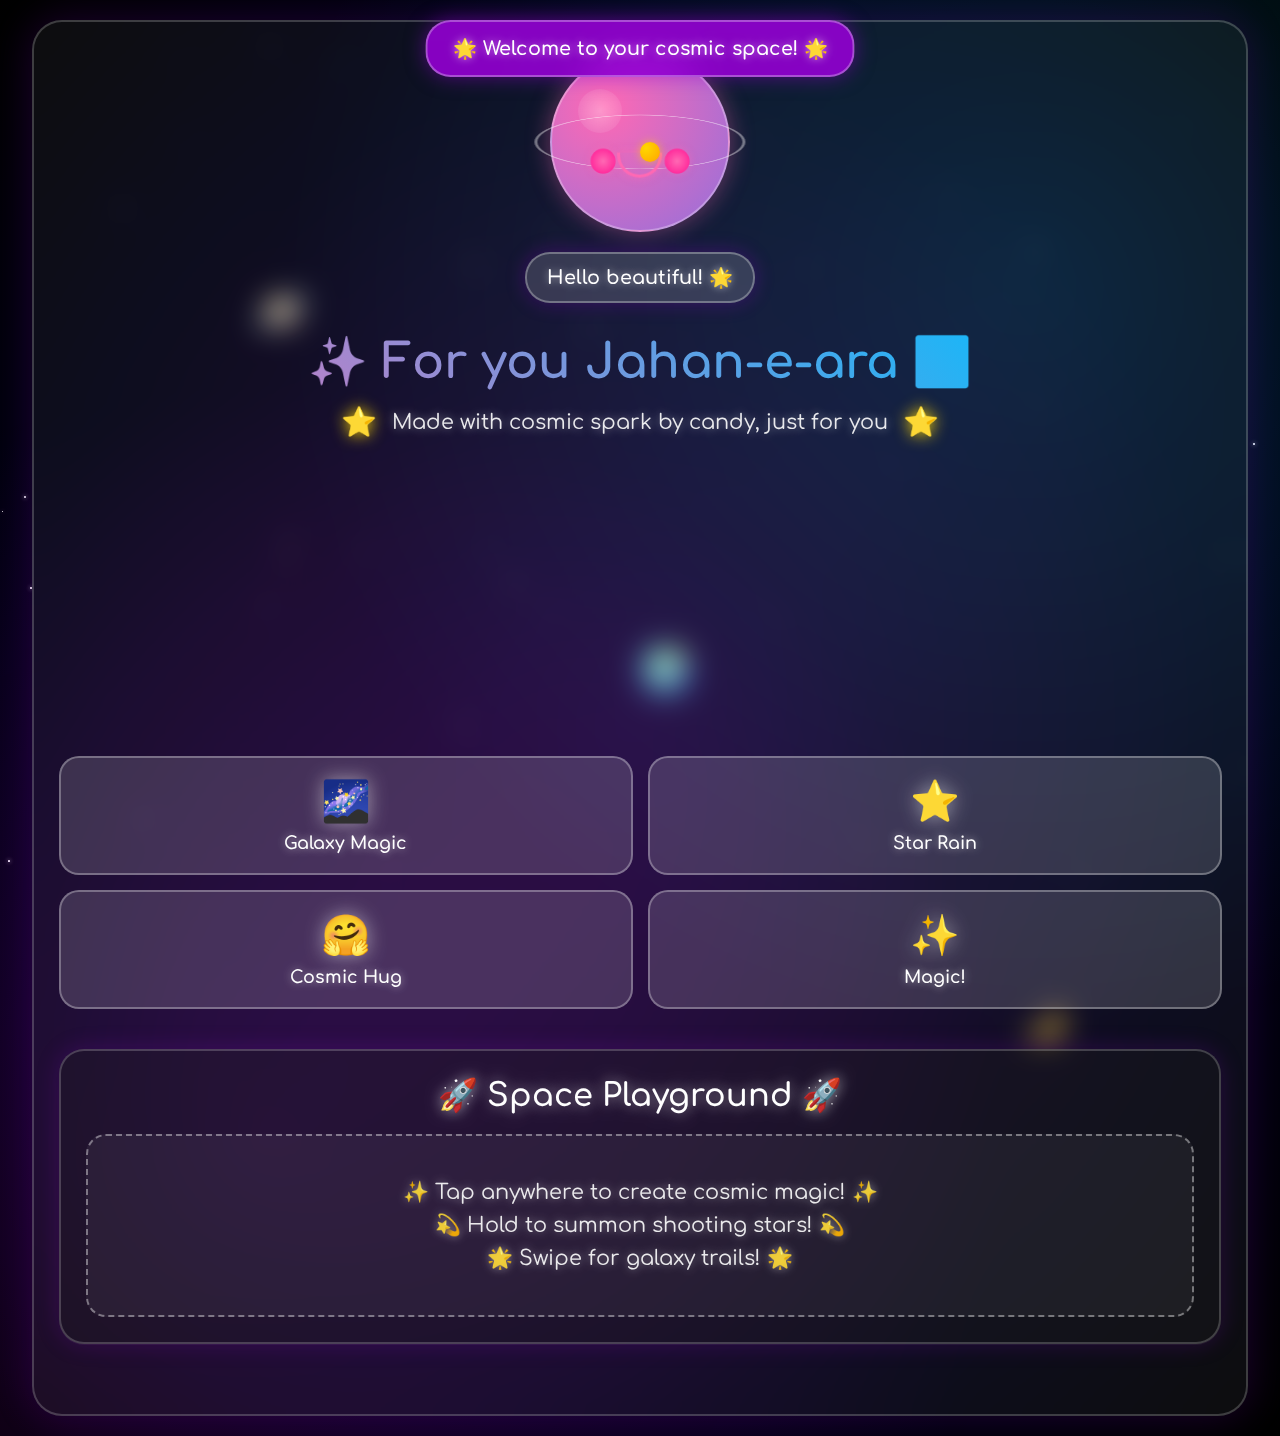
<file: index.html>
<!DOCTYPE html>
<html lang="en">
<head>
    <meta charset="UTF-8">
    <meta name="viewport" content="width=device-width, initial-scale=1.0, user-scalable=no">
    <title>✨ Smooth Cosmic Cuteness! 🌙💫</title>
    <link rel="stylesheet" href="smooth_cosmic_style.css">
    <link href="https://fonts.googleapis.com/css2?family=Comfortaa:wght@300;400;600;700&display=swap" rel="stylesheet">
    <meta name="theme-color" content="#1a0033">
</head>
<body>
    <div class="cosmic-container">
        <!-- Optimized Starfield Background -->
        <div class="starfield-layer" id="starfield"></div>

        <!-- Floating Planets -->
        <div class="planets-container" id="planetsContainer"></div>

        <!-- Galaxy Nebula Background -->
        <div class="nebula-background"></div>

        <!-- Main Cosmic Content -->
        <div class="cosmic-main-content">

            <!-- Cute Space Character -->
            <div class="space-character-container">
                <div class="cosmic-character" id="cosmicCharacter">
                    <!-- Planet-like character -->
                    <div class="character-planet">
                        <div class="planet-surface"></div>
                        <div class="planet-ring"></div>
                        <div class="character-face">
                            <div class="cosmic-eyes">
                                <div class="cosmic-eye left-eye">
                                    <div class="pupil" id="leftPupil">
                                        <div class="eye-sparkle"></div>
                                    </div>
                                </div>
                                <div class="cosmic-eye right-eye">
                                    <div class="pupil" id="rightPupil">
                                        <div class="eye-sparkle"></div>
                                    </div>
                                </div>
                            </div>
                            <div class="cosmic-cheeks">
                                <div class="cheek left-cheek"></div>
                                <div class="cheek right-cheek"></div>
                            </div>
                            <div class="cosmic-mouth" id="cosmicMouth"></div>
                        </div>
                        <!-- Single orbiting mini moon -->
                        <div class="mini-moon moon1"></div>
                    </div>

                    <!-- Character speech -->
                    <div class="space-speech" id="spaceSpeech">
                        <div class="speech-text">Hello beautiful! 🌟</div>
                    </div>
                </div>
            </div>

            <!-- Cosmic Title -->
            <div class="cosmic-title-section">
                <h1 class="main-cosmic-title" id="cosmicTitle">
                    ✨ For you Jahan-e-ara 🌌
                </h1>
                <div class="subtitle-stars">
                    <span class="star-decoration">⭐</span>
                    <span class="cosmic-subtitle">Made with cosmic spark by candy, just for you</span>
                    <span class="star-decoration">⭐</span>
                </div>
            </div>

            <!-- Interactive Space Cards -->
            <div class="space-cards-container">
                <div class="space-card galaxy-card" data-delay="0">
                    <div class="card-planet">🌍</div>
                    <h3>You're Amazing</h3>
                    <p>Like the brightest star in my galaxy ✨</p>
                </div>

                <div class="space-card nebula-card" data-delay="1">
                    <div class="card-planet">🌙</div>
                    <h3>You're Special</h3>
                    <p>Like a rare cosmic phenomenon 💫</p>
                </div>

                <div class="space-card comet-card" data-delay="2">
                    <div class="card-planet">🪐</div>
                    <h3>You're Beautiful</h3>
                    <p>Like the most gorgeous planet 🌟</p>
                </div>

                <div class="space-card supernova-card" data-delay="3">
                    <div class="card-planet">💫</div>
                    <h3>You're Wonderful</h3>
                    <p>Like a magical supernova explosion ✨</p>
                </div>
            </div>

            <!-- Optimized Interactive Buttons -->
            <div class="cosmic-buttons-grid">
                <button id="galaxyBtn" class="cosmic-button galaxy-btn">
                    <div class="btn-icon">🌌</div>
                    <div class="btn-text">Galaxy Magic</div>
                </button>

                <button id="starRainBtn" class="cosmic-button star-btn">
                    <div class="btn-icon">⭐</div>
                    <div class="btn-text">Star Rain</div>
                </button>

                <button id="cosmicHugBtn" class="cosmic-button hug-btn">
                    <div class="btn-icon">🤗</div>
                    <div class="btn-text">Cosmic Hug</div>
                </button>

                <button id="magicBtn" class="cosmic-button magic-btn">
                    <div class="btn-icon">✨</div>
                    <div class="btn-text">Magic!</div>
                </button>
            </div>

            <!-- Interactive Space Playground -->
            <div class="space-playground">
                <h3 class="playground-title">🚀 Space Playground 🚀</h3>
                <div class="interactive-space-area" id="spaceArea">
                    <div class="playground-instruction">
                        ✨ Tap anywhere to create cosmic magic! ✨<br>
                        💫 Hold to summon shooting stars! 💫<br>
                        🌟 Swipe for galaxy trails! 🌟
                    </div>
                </div>
            </div>
        </div>

        <!-- Optimized Effects Containers -->
        <div class="cosmic-effects-container" id="effectsContainer"></div>

        <!-- Toast Notifications -->
        <div class="cosmic-toast-container" id="toastContainer"></div>
    </div>

    <script src="smooth_cosmic_script.js"></script>
</body>
</html>
</file>
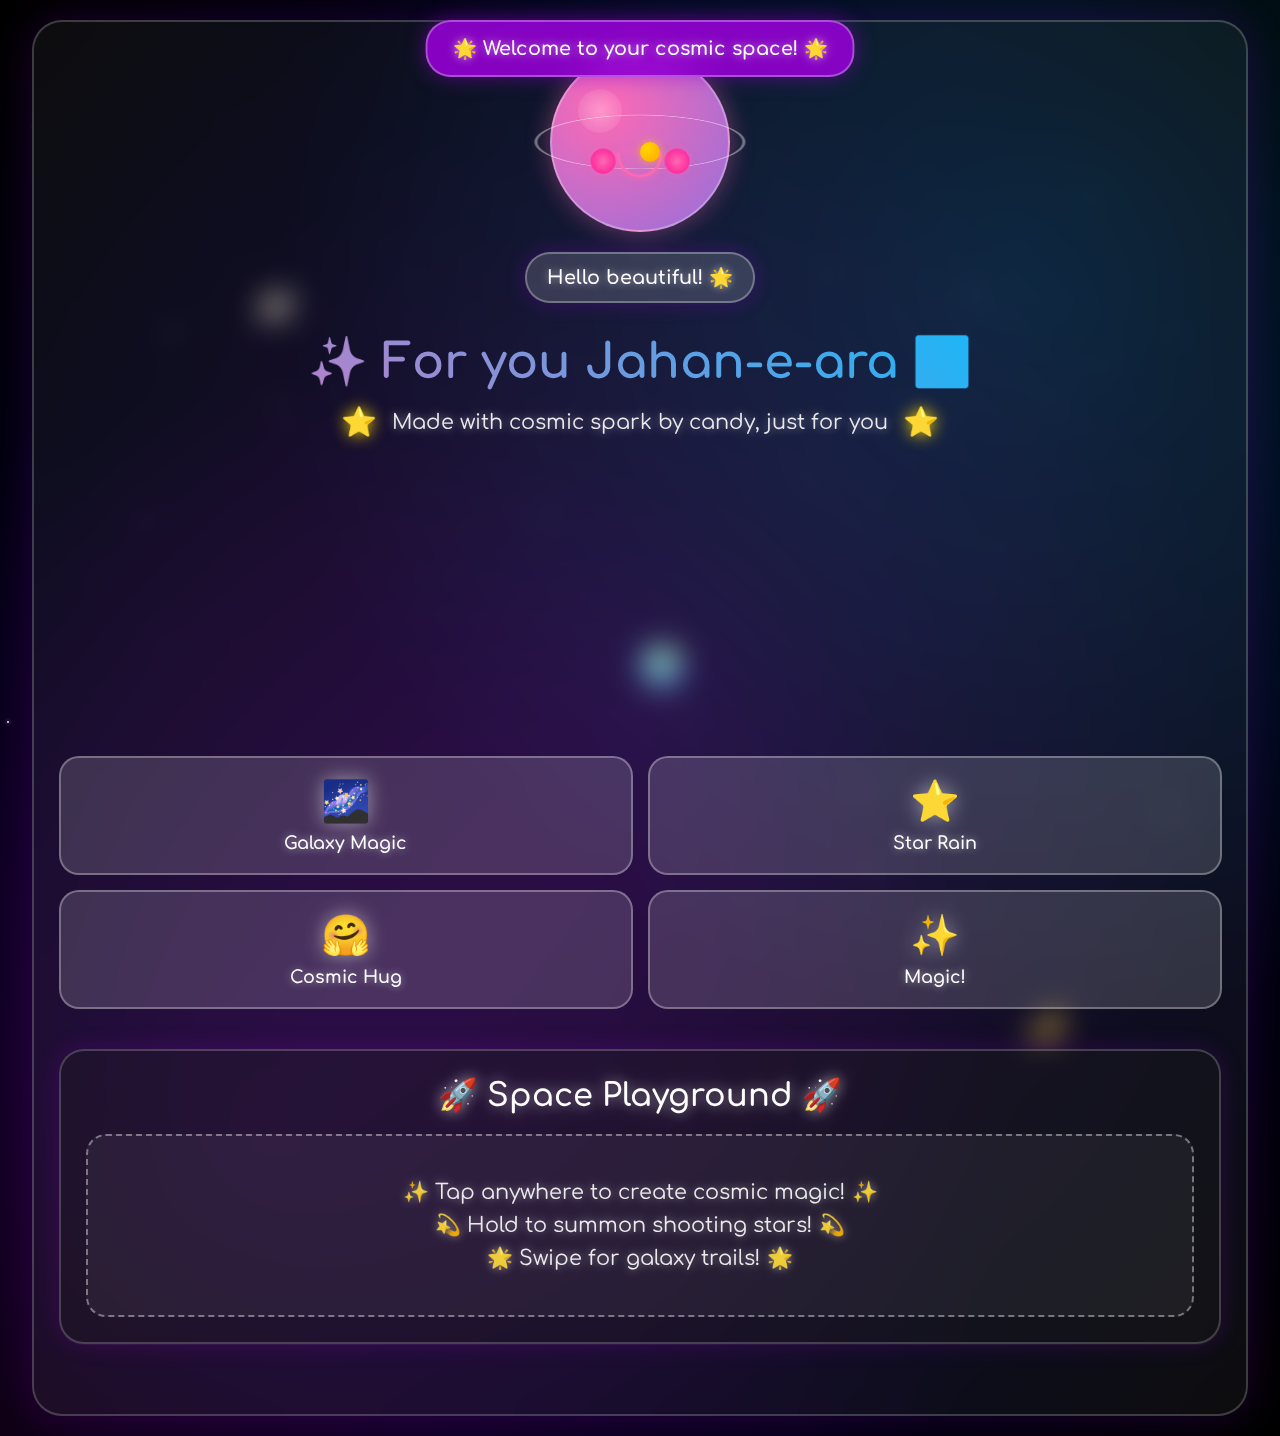
<file: smooth_cosmic.html>
<!DOCTYPE html>
<html lang="en">
<head>
    <meta charset="UTF-8">
    <meta name="viewport" content="width=device-width, initial-scale=1.0, user-scalable=no">
    <title>✨ Smooth Cosmic Cuteness! 🌙💫</title>
    <link rel="stylesheet" href="smooth_cosmic_style.css">
    <link href="https://fonts.googleapis.com/css2?family=Comfortaa:wght@300;400;600;700&display=swap" rel="stylesheet">
    <meta name="theme-color" content="#1a0033">
</head>
<body>
    <div class="cosmic-container">
        <!-- Optimized Starfield Background -->
        <div class="starfield-layer" id="starfield"></div>

        <!-- Floating Planets -->
        <div class="planets-container" id="planetsContainer"></div>

        <!-- Galaxy Nebula Background -->
        <div class="nebula-background"></div>

        <!-- Main Cosmic Content -->
        <div class="cosmic-main-content">

            <!-- Cute Space Character -->
            <div class="space-character-container">
                <div class="cosmic-character" id="cosmicCharacter">
                    <!-- Planet-like character -->
                    <div class="character-planet">
                        <div class="planet-surface"></div>
                        <div class="planet-ring"></div>
                        <div class="character-face">
                            <div class="cosmic-eyes">
                                <div class="cosmic-eye left-eye">
                                    <div class="pupil" id="leftPupil">
                                        <div class="eye-sparkle"></div>
                                    </div>
                                </div>
                                <div class="cosmic-eye right-eye">
                                    <div class="pupil" id="rightPupil">
                                        <div class="eye-sparkle"></div>
                                    </div>
                                </div>
                            </div>
                            <div class="cosmic-cheeks">
                                <div class="cheek left-cheek"></div>
                                <div class="cheek right-cheek"></div>
                            </div>
                            <div class="cosmic-mouth" id="cosmicMouth"></div>
                        </div>
                        <!-- Single orbiting mini moon -->
                        <div class="mini-moon moon1"></div>
                    </div>

                    <!-- Character speech -->
                    <div class="space-speech" id="spaceSpeech">
                        <div class="speech-text">Hello beautiful! 🌟</div>
                    </div>
                </div>
            </div>

            <!-- Cosmic Title -->
            <div class="cosmic-title-section">
                <h1 class="main-cosmic-title" id="cosmicTitle">
                    ✨ For you Jahan-e-ara 🌌
                </h1>
                <div class="subtitle-stars">
                    <span class="star-decoration">⭐</span>
                    <span class="cosmic-subtitle">Made with cosmic spark by candy, just for you</span>
                    <span class="star-decoration">⭐</span>
                </div>
            </div>

            <!-- Interactive Space Cards -->
            <div class="space-cards-container">
                <div class="space-card galaxy-card" data-delay="0">
                    <div class="card-planet">🌍</div>
                    <h3>You're Amazing</h3>
                    <p>Like the brightest star in my galaxy ✨</p>
                </div>

                <div class="space-card nebula-card" data-delay="1">
                    <div class="card-planet">🌙</div>
                    <h3>You're Special</h3>
                    <p>Like a rare cosmic phenomenon 💫</p>
                </div>

                <div class="space-card comet-card" data-delay="2">
                    <div class="card-planet">🪐</div>
                    <h3>You're Beautiful</h3>
                    <p>Like the most gorgeous planet 🌟</p>
                </div>

                <div class="space-card supernova-card" data-delay="3">
                    <div class="card-planet">💫</div>
                    <h3>You're Wonderful</h3>
                    <p>Like a magical supernova explosion ✨</p>
                </div>
            </div>

            <!-- Optimized Interactive Buttons -->
            <div class="cosmic-buttons-grid">
                <button id="galaxyBtn" class="cosmic-button galaxy-btn">
                    <div class="btn-icon">🌌</div>
                    <div class="btn-text">Galaxy Magic</div>
                </button>

                <button id="starRainBtn" class="cosmic-button star-btn">
                    <div class="btn-icon">⭐</div>
                    <div class="btn-text">Star Rain</div>
                </button>

                <button id="cosmicHugBtn" class="cosmic-button hug-btn">
                    <div class="btn-icon">🤗</div>
                    <div class="btn-text">Cosmic Hug</div>
                </button>

                <button id="magicBtn" class="cosmic-button magic-btn">
                    <div class="btn-icon">✨</div>
                    <div class="btn-text">Magic!</div>
                </button>
            </div>

            <!-- Interactive Space Playground -->
            <div class="space-playground">
                <h3 class="playground-title">🚀 Space Playground 🚀</h3>
                <div class="interactive-space-area" id="spaceArea">
                    <div class="playground-instruction">
                        ✨ Tap anywhere to create cosmic magic! ✨<br>
                        💫 Hold to summon shooting stars! 💫<br>
                        🌟 Swipe for galaxy trails! 🌟
                    </div>
                </div>
            </div>
        </div>

        <!-- Optimized Effects Containers -->
        <div class="cosmic-effects-container" id="effectsContainer"></div>

        <!-- Toast Notifications -->
        <div class="cosmic-toast-container" id="toastContainer"></div>
    </div>

    <script src="smooth_cosmic_script.js"></script>
</body>
</html>
</file>
<file: smooth_cosmic_style.css>
/* 🌟 SMOOTH COSMIC CUTENESS - Performance Optimized 🌟 */

/* Base & Reset */
* {
    margin: 0;
    padding: 0;
    box-sizing: border-box;
    -webkit-tap-highlight-color: transparent;
}

body, html {
    font-family: 'Comfortaa', sans-serif;
    background: radial-gradient(ellipse at center, #1a0033 0%, #000011 70%, #000000 100%);
    min-height: 100vh;
    overflow-x: hidden;
    color: #ffffff;
    position: relative;
    touch-action: manipulation;
    /* Performance optimizations */
    -webkit-transform: translateZ(0);
    transform: translateZ(0);
    -webkit-backface-visibility: hidden;
    backface-visibility: hidden;
}

.cosmic-container {
    position: relative;
    min-height: 100vh;
    display: flex;
    align-items: center;
    justify-content: center;
    padding: 20px 15px;
}

/* 🌟 OPTIMIZED STARFIELD BACKGROUND 🌟 */
.starfield-layer {
    position: fixed;
    top: 0;
    left: 0;
    width: 100%;
    height: 100%;
    pointer-events: none;
    z-index: 1;
    /* Hardware acceleration */
    will-change: transform;
    transform: translateZ(0);
}

.twinkling-star {
    position: absolute;
    background: #ffffff;
    border-radius: 50%;
    /* Optimized animation properties */
    will-change: opacity, transform;
    animation: starTwinkle 3s ease-in-out infinite;
    /* Simplified shadow for performance */
    box-shadow: 0 0 4px #ffffff;
}

@keyframes starTwinkle {
    0%, 100% {
        opacity: 0.4;
        transform: scale(0.8);
    }
    50% {
        opacity: 1;
        transform: scale(1.2);
    }
}

/* 🪐 OPTIMIZED FLOATING PLANETS 🪐 */
.planets-container {
    position: fixed;
    top: 0;
    left: 0;
    width: 100%;
    height: 100%;
    pointer-events: none;
    z-index: 2;
    will-change: transform;
}

.floating-planet {
    position: absolute;
    border-radius: 50%;
    will-change: transform;
    animation: planetFloat 8s ease-in-out infinite;
    /* Simplified shadow */
    filter: drop-shadow(0 0 10px rgba(255, 255, 255, 0.3));
}

@keyframes planetFloat {
    0%, 100% {
        transform: translateY(0px);
    }
    50% {
        transform: translateY(-15px);
    }
}

/* 🌌 OPTIMIZED NEBULA BACKGROUND 🌌 */
.nebula-background {
    position: fixed;
    top: 0;
    left: 0;
    width: 100%;
    height: 100%;
    background:
        radial-gradient(circle at 20% 80%, rgba(147, 0, 211, 0.2) 0%, transparent 50%),
        radial-gradient(circle at 80% 20%, rgba(0, 191, 255, 0.15) 0%, transparent 50%);
    animation: nebulaShift 15s ease-in-out infinite;
    pointer-events: none;
    z-index: 1;
    will-change: opacity;
}

@keyframes nebulaShift {
    0%, 100% {
        opacity: 0.6;
    }
    50% {
        opacity: 0.9;
    }
}

/* 🌟 MAIN COSMIC CONTENT 🌟 */
.cosmic-main-content {
    background: rgba(255, 255, 255, 0.05);
    border: 2px solid rgba(255, 255, 255, 0.2);
    border-radius: 30px;
    backdrop-filter: blur(15px);
    box-shadow: 0 0 40px rgba(147, 0, 211, 0.2);
    padding: 30px 25px;
    max-width: 95vw;
    width: 100%;
    text-align: center;
    z-index: 10;
    position: relative;
    animation: cosmicEntrance 1.5s ease-out;
    will-change: transform, opacity;
}

@keyframes cosmicEntrance {
    from {
        opacity: 0;
        transform: translateY(50px);
    }
    to {
        opacity: 1;
        transform: translateY(0);
    }
}

/* 🪐 OPTIMIZED SPACE CHARACTER 🪐 */
.space-character-container {
    position: relative;
    margin-bottom: 30px;
}

.cosmic-character {
    position: relative;
    display: inline-block;
    cursor: pointer;
    animation: characterGlow 4s ease-in-out infinite;
    will-change: filter, transform;
}

@keyframes characterGlow {
    0%, 100% {
        filter: drop-shadow(0 0 15px rgba(147, 0, 211, 0.4));
        transform: scale(1);
    }
    50% {
        filter: drop-shadow(0 0 25px rgba(147, 0, 211, 0.6));
        transform: scale(1.03);
    }
}

.character-planet {
    width: clamp(140px, 35vw, 180px);
    height: clamp(140px, 35vw, 180px);
    background: radial-gradient(circle at 30% 30%, #ff69b4, #9370db);
    border-radius: 50%;
    position: relative;
    margin: 0 auto 20px;
    /* Simplified shadow for performance */
    box-shadow: 0 0 25px rgba(255, 105, 180, 0.4);
    animation: planetRotate 20s linear infinite;
    border: 2px solid rgba(255, 255, 255, 0.3);
    will-change: transform;
}

@keyframes planetRotate {
    from { transform: rotate(0deg); }
    to { transform: rotate(360deg); }
}

.planet-surface {
    position: absolute;
    top: 20%;
    left: 15%;
    width: 25%;
    height: 25%;
    background: radial-gradient(circle, rgba(255, 255, 255, 0.3), transparent);
    border-radius: 50%;
    animation: surfaceShimmer 3s ease-in-out infinite;
    will-change: opacity;
}

@keyframes surfaceShimmer {
    0%, 100% { opacity: 0.3; }
    50% { opacity: 0.6; }
}

.planet-ring {
    position: absolute;
    top: 50%;
    left: 50%;
    transform: translate(-50%, -50%) rotateX(75deg);
    width: 120%;
    height: 120%;
    border: 3px solid rgba(255, 255, 255, 0.4);
    border-radius: 50%;
    animation: ringRotate 15s linear infinite;
    will-change: transform;
}

@keyframes ringRotate {
    from { transform: translate(-50%, -50%) rotateX(75deg) rotate(0deg); }
    to { transform: translate(-50%, -50%) rotateX(75deg) rotate(360deg); }
}

/* Character Face */
.character-face {
    position: absolute;
    top: 50%;
    left: 50%;
    transform: translate(-50%, -50%);
    width: 80%;
    height: 80%;
}

.cosmic-eyes {
    position: absolute;
    top: 35%;
    width: 100%;
    display: flex;
    justify-content: space-around;
    padding: 0 25%;
}

.cosmic-eye {
    width: clamp(25px, 6vw, 35px);
    height: clmp(25px, 6vw, 35px);
    background: radial-gradient(circle, #ffffff, #e0e0e0);
    border-radius: 50%;
    position: relative;
    /* Simplified shadow */
    box-shadow: 0 0 8px rgba(255, 255, 255, 0.6);
    animation: eyeSparkle 2s ease-in-out infinite;
    will-change: box-shadow;
}

@keyframes eyeSparkle {
    0%, 100% {
        box-shadow: 0 0 8px rgba(255, 255, 255, 0.6);
    }
    50% {
        box-shadow: 0 0 15px rgba(255, 255, 255, 0.9);
    }
}

.pupil {
    position: absolute;
    top: 20%;
    left: 20%;
    width: 60%;
    height: 60%;
    background: radial-gradient(circle at 30% 30%, #4169e1, #000080);
    border-radius: 50%;
    transition: transform 0.2s ease;
    box-shadow: 0 0 5px rgba(65, 105, 225, 0.6);
    will-change: transform;
}

.eye-sparkle {
    position: absolute;
    top: 15%;
    right: 15%;
    width: 25%;
    height: 25%;
    background: #ffffff;
    border-radius: 50%;
    animation: sparkle 1.5s ease-in-out infinite;
    will-change: opacity, transform;
}

@keyframes sparkle {
    0%, 100% {
        opacity: 0.8;
        transform: scale(1);
    }
    50% {
        opacity: 1;
        transform: scale(1.2);
    }
}

.cosmic-cheeks {
    position: absolute;
    top: 55%;
    width: 100%;
    display: flex;
    justify-content: space-between;
    padding: 0 15%;
}

.cheek {
    width: clamp(18px, 4.5vw, 25px);
    height: clamp(18px, 4.5vw, 25px);
    background: radial-gradient(circle, #ff69b4, #ff1493);
    border-radius: 50%;
    animation: cheekBlush 3s ease-in-out infinite;
    /* Simplified shadow */
    box-shadow: 0 0 8px rgba(255, 105, 180, 0.5);
    will-change: opacity, transform;
}

@keyframes cheekBlush {
    0%, 100% {
        opacity: 0.7;
        transform: scale(1);
    }
    50% {
        opacity: 1;
        transform: scale(1.1);
    }
}

.cosmic-mouth {
    position: absolute;
    bottom: 25%;
    left: 50%;
    transform: translateX(-50%);
    width: clamp(35px, 8vw, 45px);
    height: clamp(18px, 4vw, 25px);
    border: 3px solid #ffffff;
    border-top: none;
    border-radius: 0 0 50px 50px;
    box-shadow: 0 0 6px rgba(255, 255, 255, 0.6);
    animation: mouthSmile 4s ease-in-out infinite;
    will-change: transform;
}

@keyframes mouthSmile {
    0%, 100% {
        transform: translateX(-50%) scale(1);
    }
    50% {
        transform: translateX(-50%) scale(1.05);
    }
}

/* Single Orbiting Mini Moon for Performance */
.mini-moon {
    position: absolute;
    width: clamp(15px, 4vw, 20px);
    height: clamp(15px, 4vw, 20px);
    border-radius: 50%;
    top: 50%;
    left: 50%;
    transform-origin: 0 0;
}

.moon1 {
    background: radial-gradient(circle at 30% 30%, #ffd700, #ffa500);
    animation: moonOrbit1 8s linear infinite;
    box-shadow: 0 0 10px rgba(255, 215, 0, 0.6);
    will-change: transform;
}

@keyframes moonOrbit1 {
    from { transform: rotate(0deg) translateX(100px) rotate(0deg); }
    to { transform: rotate(360deg) translateX(100px) rotate(-360deg); }
}

/* Character Speech */
.space-speech {
    background: rgba(255, 255, 255, 0.15);
    border: 2px solid rgba(255, 255, 255, 0.3);
    border-radius: 25px;
    padding: 12px 20px;
    backdrop-filter: blur(10px);
    box-shadow: 0 0 20px rgba(147, 0, 211, 0.3);
    animation: speechFloat 4s ease-in-out infinite;
    position: relative;
    max-width: 250px;
    margin: 0 auto;
    will-change: transform;
}

@keyframes speechFloat {
    0%, 100% {
        transform: translateY(0px);
    }
    50% {
        transform: translateY(-5px);
    }
}

.speech-text {
    color: #ffffff;
    font-weight: 600;
    font-size: clamp(1rem, 3.5vw, 1.2rem);
    text-shadow: 0 0 8px rgba(255, 255, 255, 0.6);
}

/* 🌟 OPTIMIZED COSMIC TITLE 🌟 */
.cosmic-title-section {
    margin: 30px 0;
}

.main-cosmic-title {
    font-size: clamp(2rem, 7vw, 3rem);
    font-weight: 700;
    background: linear-gradient(45deg, #ff69b4, #00bfff, #9370db, #ffd700);
    background-size: 300% 300%;
    -webkit-background-clip: text;
    background-clip: text;
    -webkit-text-fill-color: transparent;
    animation: cosmicTitleGlow 4s ease-in-out infinite;
    margin-bottom: 15px;
    will-change: background-position;
}

@keyframes cosmicTitleGlow {
    0%, 100% {
        background-position: 0% 50%;
    }
    50% {
        background-position: 100% 50%;
    }
}

.subtitle-stars {
    display: flex;
    align-items: center;
    justify-content: center;
    gap: 15px;
    margin-top: 10px;
}

.star-decoration {
    font-size: clamp(1.2rem, 4vw, 1.8rem);
    animation: starPulse 2s ease-in-out infinite;
    filter: drop-shadow(0 0 8px #ffd700);
    will-change: transform, filter;
}

@keyframes starPulse {
    0%, 100% {
        transform: scale(1);
    }
    50% {
        transform: scale(1.2);
    }
}

.cosmic-subtitle {
    color: rgba(255, 255, 255, 0.9);
    font-size: clamp(1rem, 3.5vw, 1.3rem);
    font-weight: 400;
    text-shadow: 0 0 10px rgba(255, 255, 255, 0.5);
}

/* 🌌 OPTIMIZED SPACE CARDS 🌌 */
.space-cards-container {
    display: grid;
    grid-template-columns: repeat(auto-fit, minmax(250px, 1fr));
    gap: 20px;
    margin: 30px 0;
}

.space-card {
    background: rgba(255, 255, 255, 0.1);
    border: 2px solid rgba(255, 255, 255, 0.2);
    border-radius: 20px;
    padding: 20px 15px;
    backdrop-filter: blur(15px);
    position: relative;
    cursor: pointer;
    transition: transform 0.3s ease, box-shadow 0.3s ease;
    overflow: hidden;
    animation: cardSlideIn 1s ease-out forwards;
    opacity: 0;
    transform: translateY(30px);
    will-change: transform, opacity;
}

.space-card:nth-child(1) {
    animation-delay: 0.3s;
    box-shadow: 0 0 20px rgba(255, 105, 180, 0.3);
}
.space-card:nth-child(2) {
    animation-delay: 0.5s;
    box-shadow: 0 0 20px rgba(0, 191, 255, 0.3);
}
.space-card:nth-child(3) {
    animation-delay: 0.7s;
    box-shadow: 0 0 20px rgba(147, 0, 211, 0.3);
}
.space-card:nth-child(4) {
    animation-delay: 0.9s;
    box-shadow: 0 0 20px rgba(255, 215, 0, 0.3);
}

@keyframes cardSlideIn {
    to {
        opacity: 1;
        transform: translateY(0);
    }
}

.space-card:hover {
    transform: translateY(-8px) scale(1.02);
    box-shadow:
        0 15px 40px rgba(147, 0, 211, 0.4),
        0 0 25px rgba(255, 255, 255, 0.2);
}

.card-planet {
    font-size: clamp(2.5rem, 8vw, 3.5rem);
    margin-bottom: 15px;
    animation: planetBob 3s ease-in-out infinite;
    filter: drop-shadow(0 0 10px rgba(255, 255, 255, 0.5));
    will-change: transform;
}

@keyframes planetBob {
    0%, 100% { transform: translateY(0px); }
    50% { transform: translateY(-5px); }
}

.space-card h3 {
    font-size: clamp(1.3rem, 4.5vw, 1.8rem);
    font-weight: 600;
    margin-bottom: 10px;
    color: #ffffff;
    text-shadow: 0 0 10px rgba(255, 255, 255, 0.6);
}

.space-card p {
    font-size: clamp(1rem, 3.5vw, 1.2rem);
    color: rgba(255, 255, 255, 0.85);
    line-height: 1.5;
    text-shadow: 0 0 8px rgba(255, 255, 255, 0.4);
}

/* 🚀 OPTIMIZED COSMIC BUTTONS 🚀 */
.cosmic-buttons-grid {
    display: grid;
    grid-template-columns: repeat(2, 1fr);
    gap: 15px;
    margin: 30px 0;
}

.cosmic-button {
    background: rgba(255, 255, 255, 0.1);
    border: 2px solid rgba(255, 255, 255, 0.3);
    border-radius: 20px;
    padding: 20px 15px;
    color: #ffffff;
    font-family: 'Comfortaa', sans-serif;
    font-weight: 600;
    cursor: pointer;
    position: relative;
    overflow: hidden;
    backdrop-filter: blur(15px);
    transition: transform 0.3s ease, box-shadow 0.3s ease;
    min-height: 100px;
    display: flex;
    flex-direction: column;
    align-items: center;
    justify-content: center;
    gap: 8px;
    touch-action: manipulation;
    will-change: transform;
}

.cosmic-button:hover {
    transform: translateY(-3px);
    box-shadow: 0 10px 25px rgba(147, 0, 211, 0.4);
}

.cosmic-button:active {
    transform: translateY(-1px) scale(0.98);
}

.btn-icon {
    font-size: clamp(1.8rem, 6vw, 2.5rem);
    animation: iconFloat 3s ease-in-out infinite;
    filter: drop-shadow(0 0 10px rgba(255, 255, 255, 0.5));
    will-change: transform;
}

@keyframes iconFloat {
    0%, 100% { transform: translateY(0px); }
    50% { transform: translateY(-3px); }
}

.btn-text {
    font-size: clamp(0.9rem, 3vw, 1.1rem);
    font-weight: 600;
    text-shadow: 0 0 8px rgba(255, 255, 255, 0.6);
}

/* 🚀 OPTIMIZED SPACE PLAYGROUND 🚀 */
.space-playground {
    margin: 40px 0;
    padding: 25px;
    background: rgba(0, 0, 0, 0.3);
    border: 2px solid rgba(255, 255, 255, 0.2);
    border-radius: 25px;
    backdrop-filter: blur(20px);
    box-shadow: 0 0 25px rgba(147, 0, 211, 0.2);
}

.playground-title {
    font-size: clamp(1.5rem, 5vw, 2rem);
    font-weight: 600;
    margin-bottom: 20px;
    color: #ffffff;
    text-shadow: 0 0 15px rgba(255, 255, 255, 0.6);
    animation: playgroundGlow 3s ease-in-out infinite alternate;
    will-change: text-shadow;
}

@keyframes playgroundGlow {
    0% {
        text-shadow: 0 0 15px rgba(255, 255, 255, 0.6);
    }
    100% {
        text-shadow: 0 0 20px rgba(255, 255, 255, 0.8);
    }
}

.interactive-space-area {
    background: rgba(255, 255, 255, 0.05);
    border: 2px dashed rgba(255, 255, 255, 0.4);
    border-radius: 20px;
    padding: 40px 20px;
    min-height: 150px;
    display: flex;
    align-items: center;
    justify-content: center;
    cursor: pointer;
    transition: all 0.3s ease;
    position: relative;
    overflow: hidden;
}

.interactive-space-area:hover {
    background: rgba(255, 255, 255, 0.1);
    border-color: rgba(255, 255, 255, 0.7);
    box-shadow: 0 0 20px rgba(147, 0, 211, 0.3);
}

.playground-instruction {
    font-size: clamp(1rem, 3.5vw, 1.3rem);
    color: rgba(255, 255, 255, 0.9);
    text-align: center;
    line-height: 1.6;
    animation: instructionPulse 4s ease-in-out infinite;
    text-shadow: 0 0 10px rgba(255, 255, 255, 0.5);
    will-change: opacity;
}

@keyframes instructionPulse {
    0%, 100% {
        opacity: 0.7;
    }
    50% {
        opacity: 1;
    }
}

/* 🌟 OPTIMIZED EFFECTS 🌟 */
.cosmic-effects-container {
    position: fixed;
    top: 0;
    left: 0;
    width: 100%;
    height: 100%;
    pointer-events: none;
    z-index: 15;
    will-change: contents;
}

/* 💫 OPTIMIZED TOAST NOTIFICATIONS 💫 */
.cosmic-toast-container {
    position: fixed;
    top: 20px;
    left: 50%;
    transform: translateX(-50%);
    z-index: 2000;
    pointer-events: none;
}

.cosmic-toast {
    background: rgba(147, 0, 211, 0.9);
    border: 2px solid rgba(255, 255, 255, 0.3);
    color: #ffffff;
    padding: 15px 25px;
    border-radius: 25px;
    margin-bottom: 15px;
    font-size: clamp(1rem, 3.5vw, 1.2rem);
    font-weight: 600;
    backdrop-filter: blur(15px);
    box-shadow: 0 0 20px rgba(147, 0, 211, 0.5);
    animation: toastSlideIn 0.5s ease-out;
    text-shadow: 0 0 10px rgba(255, 255, 255, 0.6);
    max-width: 90vw;
    will-change: transform, opacity;
}

@keyframes toastSlideIn {
    from {
        transform: translateY(-30px);
        opacity: 0;
    }
    to {
        transform: translateY(0);
        opacity: 1;
    }
}

/* 📱 MOBILE RESPONSIVE 📱 */
@media screen and (max-width: 480px) {
    .cosmic-main-content {
        padding: 25px 20px;
    }

    .cosmic-buttons-grid {
        grid-template-columns: 1fr;
        gap: 12px;
    }

    .cosmic-button {
        min-height: 80px;
        padding: 15px 10px;
    }

    .space-cards-container {
        grid-template-columns: 1fr;
        gap: 15px;
    }
}

@media screen and (orientation: landscape) and (max-height: 600px) {
    .cosmic-main-content {
        padding: 20px 15px;
    }

    .character-planet {
        width: clamp(100px, 25vw, 120px);
        height: clamp(100px, 25vw, 120px);
    }

    .cosmic-buttons-grid {
        grid-template-columns: repeat(4, 1fr);
        gap: 10px;
    }
}

/* ✨ OPTIMIZED EFFECT ANIMATIONS ✨ */
.cosmic-burst {
    animation: cosmicBurst 1.2s ease-out forwards;
    will-change: transform, opacity;
}

@keyframes cosmicBurst {
    0% {
        transform: scale(0) rotate(0deg);
        opacity: 1;
    }
    100% {
        transform: scale(3) rotate(360deg);
        opacity: 0;
    }
}

.star-shower {
    animation: starShower 2.5s ease-out forwards;
    will-change: transform, opacity;
}

@keyframes starShower {
    0% {
        transform: translateY(-50px) scale(0);
        opacity: 1;
    }
    50% {
        transform: translateY(40vh) scale(1);
        opacity: 1;
    }
    100% {
        transform: translateY(100vh) scale(0.5);
        opacity: 0;
    }
}

.galaxy-explosion {
    animation: galaxyExplosion 1.8s ease-out forwards;
    will-change: transform, opacity;
}

@keyframes galaxyExplosion {
    0% {
        transform: scale(0);
        opacity: 1;
    }
    50% {
        transform: scale(1.5);
        opacity: 0.8;
    }
    100% {
        transform: scale(3);
        opacity: 0;
    }
}

/* Toast slide out animation */
@keyframes toastSlideOut {
    to {
        transform: translateY(-30px);
        opacity: 0;
    }
}
</file>
